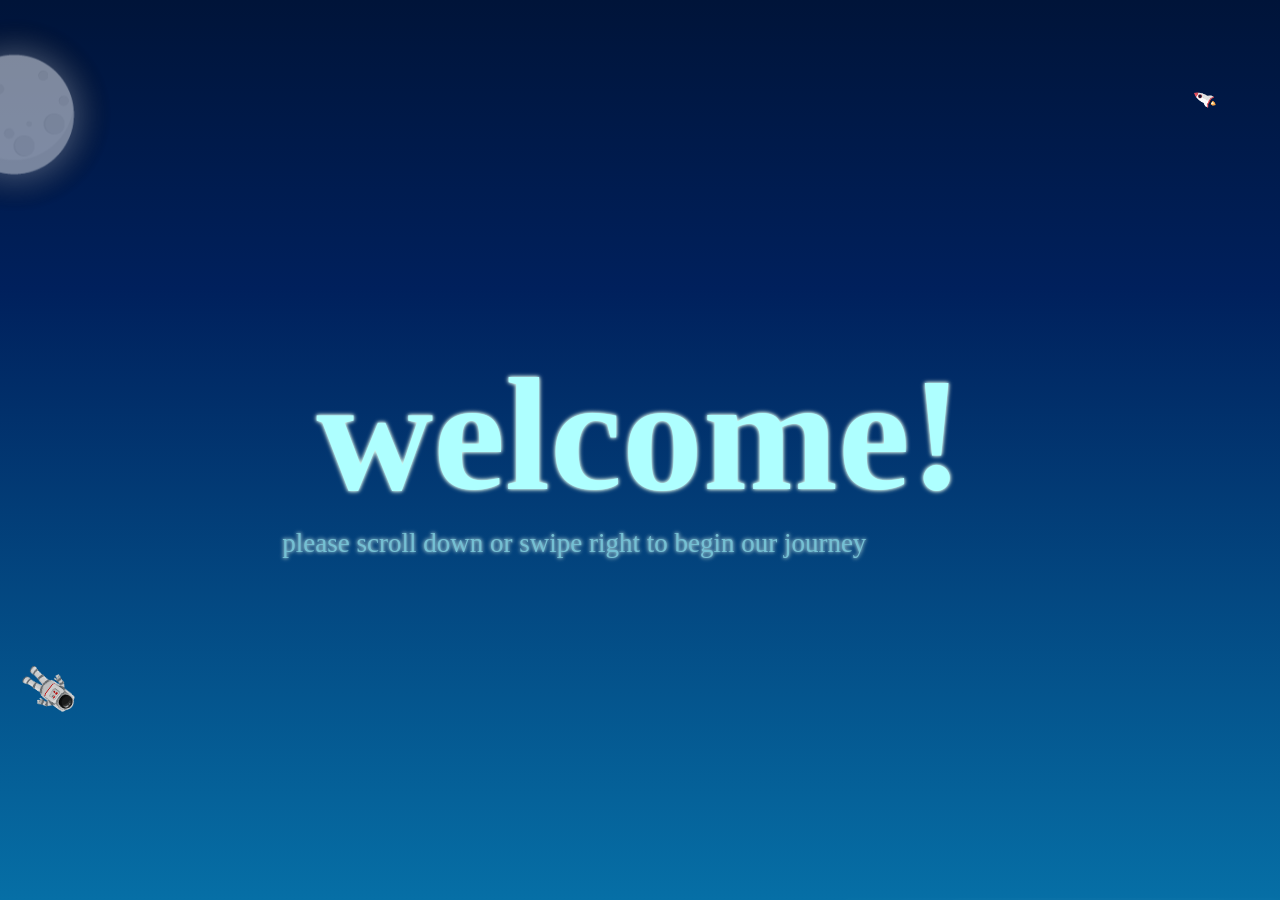
<file: index.html>
﻿<!DOCTYPE html>
<html>
<head>
    <meta charset="utf-8" />
    <meta name="viewport" content="width=device-width, initial-scale=1, shrink-to-fit=no">
    <title>Anh - Tran Quoc</title>
    <script src="js/global.js"></script>
    <link rel="stylesheet" href="lib/font-awesome/css/all.min.css" />
    <link rel="stylesheet" href="css/myGrid.css" />
    <script type="text/javascript" src="lib/jquery/jquery.min.js"></script>
    <script src="lib/greensock/dist/TweenMax.js"></script>
    <script src="lib/animejs/anime.min.js"></script>
    <script src="lib/jquery.touchswipe/jquery.touchSwipe.min.js"></script>
    <script type="text/javascript" src="lib/Chart.js/Chart.js"></script>
    <script type="text/javascript" src="js/data.js"></script>

    <link rel="stylesheet" href="css/main.css" />
    <link rel="stylesheet" href="css/main_landscape.css" />
    <link rel="stylesheet" href="css/main_portrait.css" />
    <link rel="stylesheet" href="css/animation.css" />
    <script async src="https://pagead2.googlesyndication.com/pagead/js/adsbygoogle.js?client=ca-pub-2570768085252545"
     crossorigin="anonymous"></script>
</head>
<body>
    <!--WELCOME-->
    <div id="welcome" class="slider frame-active">
        <div class="background-behind">
            <div class="spot-light">
                <div class="spot"></div>
            </div>
            <div class="svg">
                <svg x="0px" y="0px" viewBox="0 0 768 1024" xmlns="http://www.w3.org/2000/svg">
                    <g>
                        <title>Layer 1</title>
                        <path id="spaceship-path" d="m767.336095,0.579589c-12.000088,180.001316 -45.333665,-21.333489 -266.668616,30.666891c-221.334952,52.00038 -112.000819,-86.6673 -234.668382,-8.000058c-122.667564,78.667242 -350.669231,98.667388 -214.668236,181.334659c136.000994,82.667271 621.337876,-224.001638 660.004826,-89.333986c38.666949,134.667651 -974.673793,126.667593 -609.337789,228.001667c365.336004,101.334074 566.67081,-228.001667 620.004533,-106.667447c53.333723,121.33422 84.000614,348.002544 -16.000117,248.001813c-100.000731,-100.000731 -665.338198,-117.334191 -676.004943,-38.666949c-10.666745,78.667242 320.00234,-12.000088 189.334718,77.333899c-130.667622,89.333986 -264.00193,69.33384 -201.334805,116.000848c62.667125,46.667008 458.67002,-217.334922 493.33694,-145.334396c34.66692,72.000526 281.33539,14.666774 248.001813,66.667154c-33.333577,52.00038 -452.003305,28.000205 -366.669348,92.000673c85.333957,64.000468 284.002076,-32.000234 324.002369,14.666774c40.000292,46.667008 61.333782,90.66733 60.669963,90.087745c0.663819,0.579585 68.664316,51.246622 68.000498,50.667037" opacity="0.5" fill-opacity="null" stroke-opacity="null" stroke-width="null" stroke="none" fill="none" />
                    </g>
                </svg>
            </div>
            <div class="spaceship anime">
                <img src="images/vector/Object/spaceship.png" />
            </div>
            <div class="moon anime">
                <img src="images/vector/Object/moon.png" />
            </div>
            <div class="earth">
                <div class="blur"></div>
                <img src="images/vector/Object/earth.png" />
            </div>
            <div class="astronaut anime">
                <img src="images/vector/Human/astronaut.png" />
            </div>
        </div>
        <div class="slider-container">
            <div class="welcome-text-header anime">
                welcome!
            </div>
            <div class="welcome-text item-1 anime">
                please scroll down or swipe right to begin our journey
            </div>
        </div>
        <div class="background-front"></div>
    </div>

    <!--OVERVIEW-->
    <div id="overview" class="slider frame-inactive">
        <div class="background-behind">
            <div class="svg"></div>
        </div>
        <div class="slider-container">
            <div class="row">
                <div class="col-100 profile">
                    <div class="welcome-text-header anime">
                        Hello!
                    </div>
                    <div id="full-name" class="title item-1 anime">
                    </div>
                    <div id="title" class="title item-2 anime">
                    </div>
                    <div id="summary" class="summary item-3 anime">
                    </div>
                </div>
            </div>

            <div class="row">
                <div class="col-100 outlook">
                    <div class="avatar">
                        <img class="avatar-img anime" src="images/avatar.jpg" />
                    </div>
                    <div id="personality" class="hashtag">
                    </div>
                    <div id="quote" class="quote anime">
                    </div>
                </div>

            </div>

        </div>
        <div class="background-front">

        </div>
    </div>

    <!--LIFE STORY-->
    <div id="life-story" class="slider frame-inactive">
        <div class="background-behind">
        </div>
        <div class="slider-container">
            
        </div>
        <div class="background-front">
        </div>
    </div>

    <!--COMPETENCY-->
    <div id="competency" class="slider frame-inactive">
        <div class="background-behind">
            <div class="br keyboard anime">
                <img src="images/vector/Object/keyboard2.png" />
            </div>
            <div class="br coffee anime">
                <img src="images/vector/Object/coffee1.png" />
            </div>
            <div class="br mouse anime">
                <img src="images/vector/Object/mouse1.png" />
            </div>
            <div class="tr glasses anime">
                <img src="images/vector/Object/glasses1.png" />
            </div>
            <div class="tr news anime">
                <img src="images/vector/Object/news1.png" />
            </div>
            <div class="tl screen anime">
                <img src="images/vector/Object/screen2.png" />
            </div>
            <div class="tl microphone anime">
                <img src="images/vector/Object/microphone1.png" />
            </div>
            <div class="tl card anime">
                <img src="images/vector/Object/card1.png" />
            </div>
            <div class="bl note anime">
                <img src="images/vector/Object/note1.png" />
            </div>
            <div class="bl stick anime">
                <img src="images/vector/Object/stick1.png" />
            </div>
        </div>
        <div class="slider-container">
            <div class="row anime">
                <div class="col-50">
                    <div class="experience">
                        <div class="box anime">
                            <div class="box-number">
                                <p class="year anime"></p>
                            </div>
                            <div class="box-name outline">
                                years
                            </div>
                        </div>
                        <div class="box anime">
                            <div class="box-number">
                                <p class="project anime"></p>
                            </div>
                            <div class="box-name outline">
                                projects
                            </div>
                        </div>
                        <div class="box anime">
                            <div class="box-number">
                                <p class="role anime"></p>
                            </div>
                            <div class="box-name outline">
                                roles
                            </div>
                        </div>
                    </div>
                </div>
                <div class="col-50">
                    <div class="personal-skill">
                        <div class="box">
                            <div class="box-number">
                                <p class="toeic anime"></p>
                            </div>
                            <div class="box-name outline">
                                TOEIC
                            </div>
                        </div>
                        <div class="box">
                            <div class="box-number">
                                <p class="jlpt anime"></p>
                            </div>
                            <div class="box-name outline">
                                JLPT
                            </div>
                        </div>
                        <div class="box">
                            <div class="box-number">
                                <p class="cert anime"></p>
                            </div>
                            <div class="box-name outline">
                                CERT
                            </div>
                        </div>
                    </div>
                </div>
            </div>
            <div class="row flex-center anime">
                <div class="title outline">core competency</div>
                <div id="core-competency" class="other hashtag anime">
                </div>
            </div>
            <div class="row flex-center anime">
                <div class="title outline">programing language</div>
                <div class="technical-skill">
                    <canvas id="technical-chart"></canvas>
                </div>
            </div>
            <div class="row flex-center anime">
                <div class="title outline">framework/platform</div>
                <div id="framework-platform" class="framework anime">
                </div>
            </div>
            <div class="row flex-center anime">
                <div class="title outline">achievement</div>
                <div id="achievement" class="achievement anime">
                </div>
            </div>
        </div>
        <div class="background-front"></div>
    </div>

    <!--CONTACT-->
    <div id="about" class="slider frame-inactive">
        <div class="background-behind">

        </div>
        <div class="background-behind-other">
            <div class="powered-by">
                powered by
            </div>
            <div class="powered-by-animejs">
                <img src="images/icons/animejs_Logo.png" />
            </div>
            <div class="powered-by-jquery">
                <img src="images/icons/Jquery_Logo.png" />
            </div>
            <div class="powered-by-greenshock">
                <img src="images/icons/greenshock_Logo.png" />
            </div>
            <div class="powered-by-chart">
                <img src="images/icons/chart_Logo.png" />
            </div>
            <div class="powered-by-css">
                <img src="images/icons/css3_Logo.png" />
            </div>
            <div class="powered-by-html">
                <img src="images/icons/html5_Logo.png" />
            </div>
            <div class="powered-by-freepik">
                <img src="images/icons/freepik_Logo.png" />
            </div>
            <div class="powered-by-fa">
                <img src="images/icons/fa_Logo.png" />
            </div>
        </div>
        <div class="slider-container">
            <div class="row">
                <div class="conclude outline">
                    <div class="item anime">
                        If you want to know more details about me.
                    </div>
                    <div class="item anime">
                        Just take a look at my resume.
                    </div>
                    <div class="item anime">
                        Or directly contact with me.
                    </div>
                    <div class="item anime">
                        I will be pleased to have seen you.
                    </div>
                </div>
            </div>
            <div class="row">
                <div class="contact-infor">
                    <div id="resume" class="contact anime">
                    </div>
                    <div id="facebook" class="contact anime">
                    </div>
                    <div id="tel" class="contact anime">
                    </div>
                    <div id="email" class="contact anime">
                    </div>
                    <div id="address" class="contact anime">
                    </div>
                </div>
            </div>
        </div>
        <div class="background-front"></div>
    </div>

    <!--GOODBYE-->
    <div id="goodbye" class="slider frame-inactive">
        <div class="background-behind">
        </div>
        <div class="slider-container">
            <div class="goodbye-header anime">
                Thanks you!
            </div>
            <div class="goodbye-consequence anime">

            </div>
        </div>
        <div class="background-front"></div>
    </div>

    <script src="js/main.js"></script>
</body>
</html>
</file>
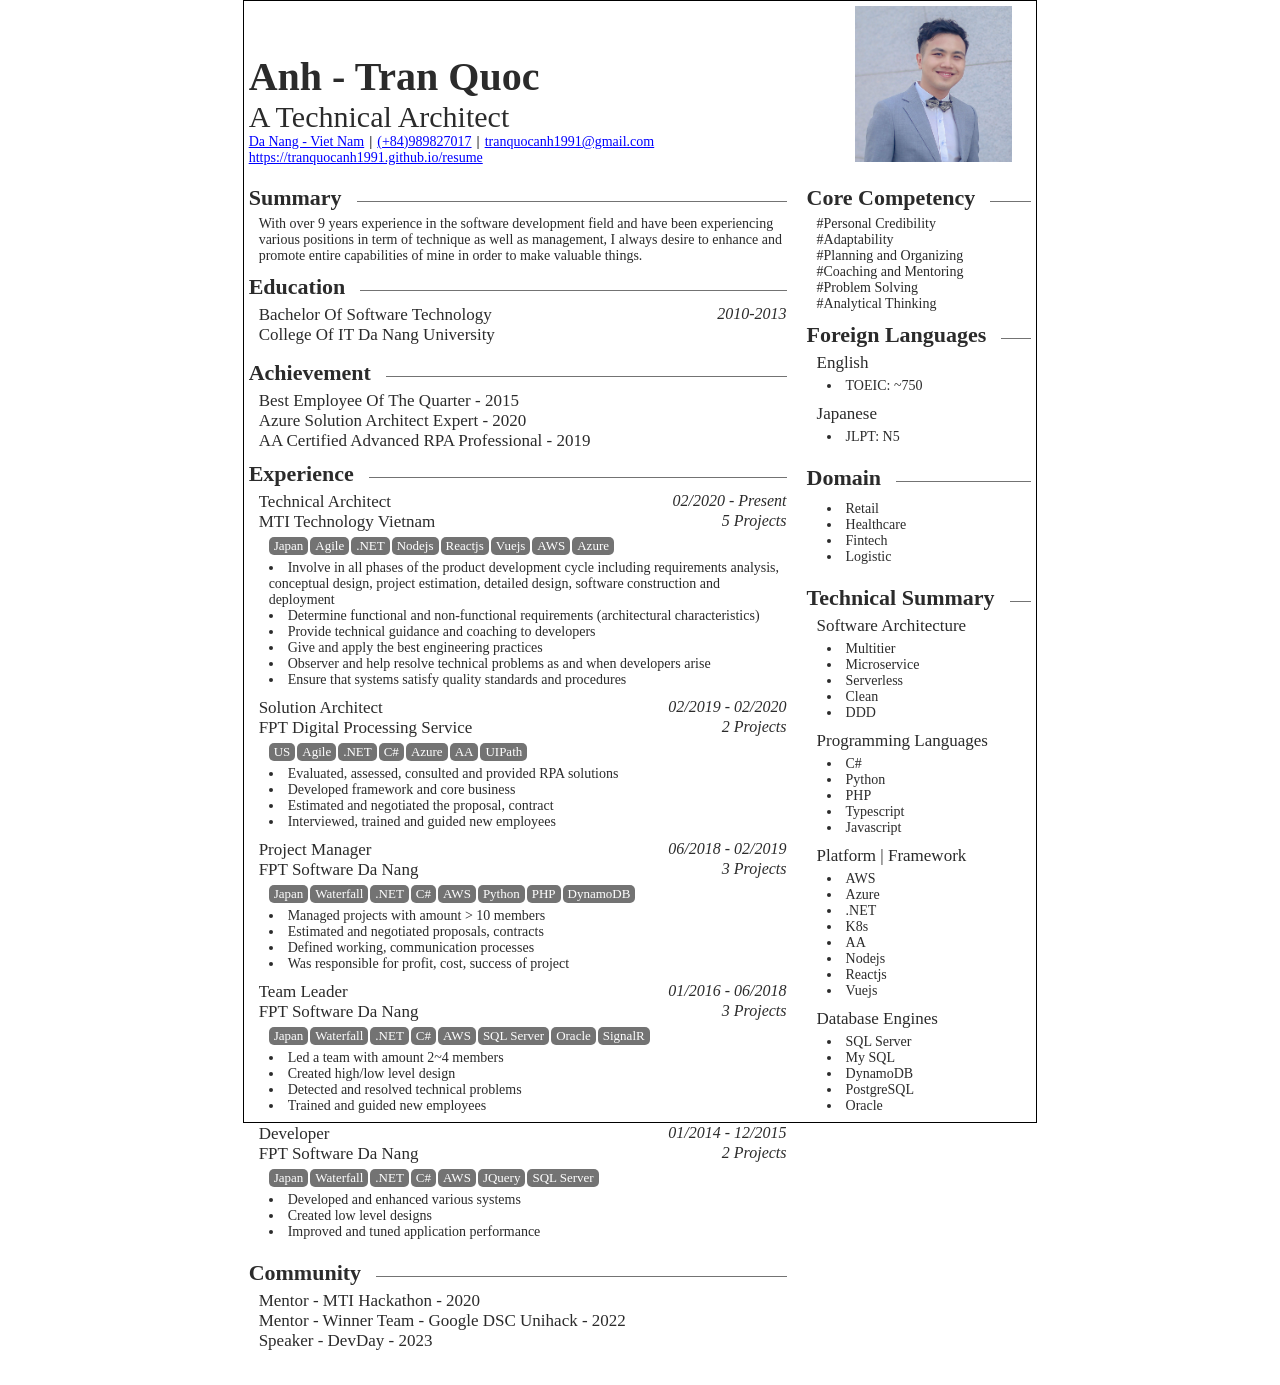
<file: resume.html>
<!DOCTYPE html>
<html>
<head>
    <meta charset="utf-8" />
    <title>Tran Quoc Anh</title>
    <link rel="stylesheet" href="css/myGrid.css" />
    <link rel="stylesheet" href="css/resume.css" />
    <script type="text/javascript" src="lib/jquery/jquery.min.js"></script>
    <script type="text/javascript" src="js/resume.js"></script>
</head>
<body>
    <div id="header" class="row">
        <div class="profile col-75">
            <div id="full-name">Anh - Tran Quoc</div>
            <div id="title">a developer</div>
            <div id="other">
                <div id="address" class="item"></div>
                <div id="tel" class="item"></div>
                <div id="email"></div>
            </div>
            <div id="website">
            </div>
        </div>
        <div class="avatar col-25">
            <img src="images/avatar.jpg" />
        </div>
    </div>
    <div id="container" class="row">
        <div class="col-70">
            <div class="block">
                <div class="article">
                    <div class="line"></div>
                    <div class="name">summary</div>
                </div>
                <div id="summary" class="content">

                </div>
            </div>
            <div class="block">
                <div class="article">
                    <div class="line"></div>
                    <div class="name">education</div>
                </div>
                <div id="education" class="content">
                </div>
            </div>
            <div class="block">
                <div class="article">
                    <div class="line"></div>
                    <div class="name">achievement</div>
                </div>
                <div id="achievement" class="content">
                </div>
            </div>
            <div class="block">
                <div class="article">
                    <div class="line"></div>
                    <div class="name">experience</div>
                </div>
                <div id="experience" class="content">
                </div>
            </div>
            <div class="block">
                <div class="article">
                    <div class="line"></div>
                    <div class="name">community</div>
                </div>
                <div id="community" class="content">
                </div>
            </div>
        </div>
        <div class="col-30">
            <div class="block">
                <div class="article">
                    <div class="line"></div>
                    <div class="name">core competency</div>
                </div>
                <div class="content">
                    <div id="core-competency" class="hashtag">
                    </div>
                </div>
            </div>
            <div class="block">
                <div class="article">
                    <div class="line"></div>
                    <div class="name">foreign languages</div>
                </div>
                <div class="content">
                    <div class="content-out">
                        <div class="title col-100">english</div>
                        <div id="english" class="detail col-100">

                        </div>
                    </div>
                    <div class="content-out">
                        <div class="title col-100">japanese</div>
                        <div id="japanese" class="detail col-100">

                        </div>
                    </div>
                </div>
            </div>
            <div class="block">
                <div class="article">
                    <div class="line"></div>
                    <div class="name">domain</div>
                </div>
                <div class="content">
                    <div class="content-out">
                        <div id="domain" class="detail col-100">

                        </div>
                    </div>
                </div>
            </div>
            <div class="block">
                <div class="article">
                    <div class="line"></div>
                    <div class="name">technical summary</div>
                </div>
                <div class="content">
                    <div class="content-out">
                        <div class="title col-100">software architecture</div>
                        <div id="architecture" class="detail col-100">

                        </div>
                    </div>
                    <div class="content-out">
                        <div class="title col-100">programming languages</div>
                        <div id="programming" class="detail col-100">

                        </div>
                    </div>
                    <div class="content-out">
                        <div class="title col-100">platform | framework</div>
                        <div id="platform-framework" class="detail col-100">

                        </div>
                    </div>
                    <div class="content-out">
                        <div class="title col-100">database engines</div>
                        <div id="database" class="detail col-100">

                        </div>
                    </div>
                </div>
            </div>
        </div>
    </div>
    <div id="footer" class="row">

    </div>
</body>
</html>
</file>
<file: css/myGrid.css>
﻿*, *::after, *:before {
    box-sizing: border-box;
}

.row {
    width: 100%;
    float: left;
    display: -ms-flexbox;
    display: flex;
    -ms-flex-wrap: wrap;
    flex-wrap: wrap;
    padding: .5vmin;
}

.col-15 {
    width: 15%;
    float: left;
}

.col-20 {
    width: 20%;
    float: left;
}

.col-25 {
    width: 25%;
    float: left;
}

.col-30 {
    width: 30%;
    float: left;
}

.col-35 {
    width: 35%;
    float: left;
}

.col-40 {
    width: 40%;
    float: left;
}

.col-45 {
    width: 45%;
    float: left;
}

.col-50 {
    width: 50%;
    float: left;
}

.col-55 {
    width: 55%;
    float: left;
}

.col-60 {
    width: 60%;
    float: left;
}

.col-65 {
    width: 65%;
    float: left;
}

.col-70 {
    width: 70%;
    float: left;
}

.col-75 {
    width: 75%;
    float: left;
}

.col-80 {
    width: 80%;
    float: left;
}

.col-85 {
    width: 85%;
    float: left;
}

.col-90 {
    width: 90%;
    float: left;
}

.col-95 {
    width: 95%;
    float: left;
}

.col-100 {
    width: 100%;
    float: left;
}

.h-100 {
    height: 100%;
}

.h-50 {
    height: 50%;
}

.h-25 {
    height: 25%;
}

.mh-100 {
    min-height: 100%;
}

.mh-50 {
    min-height: 50%;
}

.mh-25 {
    min-height: 25%;
}

.flex-middle {
    justify-content: center;
    align-items: center;
    flex-direction: column;
}

.flex-center {
    justify-content: flex-start;
    align-items: center;
    flex-direction: column;
}
</file>
<file: css/main.css>
﻿/* GENERAL */
body {
    font-size: 4vmin;
    overflow-wrap: break-word;
}

/*Variables*/
:root {
    /*Animation variables*/
    --animation-time: 0;
    /*Color variables*/
    --main-bg-color: brown;
    /*Font-size variables*/
    --f1-vmin: 18vmin;
    --f1_2-vmin: 10vmin;
    --f2-vmin: 5vmin;
    --f3-vmin: 4.5vmin;
    --f4-vmin: 4vmin;
    --f5-vmin: 3.5vmin;
    --f6-vmin: 3vmin;
    --f7-vmin: 2.5vmin;
    --f8-vmin: 2vmin;
    /*Z-index variables*/
}

.slider {
    position: absolute;
    display: flex;
    justify-content: center;
    top: 0;
    left: 0;
    width: 100vw;
    height: 100vh;
    overflow: hidden;
}

.slider-container {
    position: absolute;
    width: 100vw;
    height: 100vh;
    text-align: center;
}

.background-behind {
    position: absolute;
    display: inline-block;
    top: 0;
    left: 0;
    width: 100vw;
    height: 100vh;
    overflow: hidden;
}

.background-front {
    position: absolute;
    display: inline-block;
    top: 0;
    left: 0;
    width: 100vw;
    height: 100vh;
    overflow: hidden;
    pointer-events: none;
}

.frame-active {
    z-index: 10;
}

.frame-preactive {
    z-index: 9;
}

.frame-inactive {
    z-index: 0;
    display: none;
}

.background-image {
    background-position: center center;
    background-repeat: no-repeat;
    background-size: cover;
}

.background-template {
    /* The equivalent shorthand CSS */
    background: url(background-photo.jpg) center center cover no-repeat fixed;
    /* Location of the image */
    background-image: url(images/background-photo.jpg);
    /* Background image is centered vertically and horizontally at all times */
    background-position: center center;
    /* Background image doesn't tile */
    background-repeat: no-repeat;
    /* Background image is fixed in the viewport so that it doesn't move when 
     the content's height is greater than the image's height */
    background-attachment: fixed;
    /* This is what makes the background image rescale based
     on the container's size */
    background-size: cover;
    /* Set a background color that will be displayed
     while the background image is loading */
    background-color: #464646;
}

.svg {
    width: 100%;
}

.icon {
    width: 5vmin;
}

.outline {
    text-shadow: -1px -1px 1px var(--sub-color), 1px -1px 1px var(--sub-color), -1px 1px 1px var(--sub-color), 1px 1px 1px var(--sub-color);
}


.hashtag {
    width: 100%;
    display: flex;
    flex-wrap: wrap;
    justify-content: center;
}

    .hashtag .hashtag-item {
        margin: .5vmin .5vmin;
        padding: 0 .5vmin;
        display: inline-block;
        font-size: var(--f7-vmin);
        color: var(--sub-color);
        background-color: var(--main-color);
    }

        .hashtag .hashtag-item::before {
            content: "#";
        }

/* WELCOME */
#welcome {
    color: #AEFFFF;
    text-shadow: 0 0 .2rem #C9FFFD, 0 0 .3rem #feffdf;
}

    #welcome a, a:hover, a:visited {
        color: inherit;
        text-shadow: inherit;
        text-decoration: none;
    }

    #welcome > .background-behind {
        background: rgb(0,20,57);
        background: linear-gradient(180deg, rgba(0,20,57,1) 0%, rgba(0,32,92,1) 32%, rgba(6,111,166,1) 100%);
    }

    #welcome .background-behind .svg {
        position: absolute;
        height: 100%;
    }

    #welcome > .background-behind .spaceship {
        position: absolute;
        top: -2.5vmin;
        left: 0;
        width: 2.5vmin;
        height: 2.5vmin;
    }

    #welcome .spaceship img {
        width: 100%;
        vertical-align: middle;
        display: block;
        margin-left: auto;
        margin-right: auto;
    }

    #welcome > .background-behind .moon {
        position: absolute;
        top: 0;
        left: 0;
        width: 25vmin;
        height: 25vmin;
    }


    #welcome .moon img {
        width: 100%;
        vertical-align: middle;
        display: block;
        margin-left: auto;
        margin-right: auto;
    }

    #welcome > .background-behind .earth {
        position: absolute;
        bottom: -30vw;
        right: -10vw;
        width: 75vw;
        height: 75vw;
        transform: translateY(75vw);
    }

    #welcome .earth .blur {
        position: absolute;
        width: 90%;
        height: 90%;
        top: 50%;
        left: 50%;
        transform: translate(-50%, -50%);
        border-radius: 50%;
        box-shadow: 0 0 20rem 0 white;
    }

    #welcome .earth img {
        width: 100%;
        float: right;
    }

    #welcome > .background-behind .astronaut {
        position: absolute;
        bottom: 20vh;
        left: -10vw;
        width: 4vmin;
    }

    #welcome .astronaut img {
        width: 100%;
    }

    #welcome .earth img:before {
        width: 75%;
        height: 30%;
        position: absolute;
    }

    #welcome .slider-container {
        display: flex;
        align-items: center;
        justify-content: center;
        flex-direction: column;
        pointer-events: none;
    }

        #welcome .slider-container .welcome-text-header {
            font-size: var(--f1-vmin);
            font-weight: bolder;
        }

        #welcome .slider-container .welcome-text {
            font-size: var(--f6-vmin);
        }

/* OVERVIEW */
#overview {
    --main-color: #FFFFFF;
    --sub-color: #175260;
    color: var(--main-color);
    /*text-shadow: 0 0 .2rem #C9FFFD, 0 0 .5rem #feffdf;*/
}

    #overview .background-behind {
        display: flex;
        flex-wrap: wrap;
        align-content: center;
        justify-content: center;
        background: rgb(0,36,57);
        background: linear-gradient(180deg, rgba(0,36,57,1) 0%, rgba(23,82,96,1) 32%, rgba(48,119,128,1) 100%);
    }

        #overview .background-behind .background-item {
            width: 5%;
            height: 5%;
            float: left;
            background-color: coral;
        }

        #overview .background-behind .svg {
            position: absolute;
            bottom: -4vh;
        }

    #overview .slider-container {
        display: flex;
        flex-wrap: wrap;
    }

    #overview .profile {
        display: flex;
        align-items: center;
        justify-content: center;
        flex-direction: column;
    }

        #overview .profile .welcome-text-header {
            font-size: var(--f1-vmin);
            font-weight: bolder;
            text-align: left;
        }

        #overview .profile .title {
            font-size: var(--f3-vmin);
            font-weight: bolder;
            text-transform: capitalize;
        }

        #overview .profile .summary {
            padding-top: 15px;
            font-size: var(--f6-vmin);
        }

    #overview .outlook {
        display: flex;
        align-items: center;
        justify-content: center;
        flex-direction: column;
    }

        #overview .outlook .avatar {
            width: 100%;
        }

            #overview .outlook .avatar .avatar-img {
                width: 75%;
                min-height: 25vh;
                vertical-align: middle;
                background-color: aliceblue;
            }


        #overview .outlook .quote {
            padding: 15px;
            position: relative;
            width: 90%;
            font-size: var(--f6-vmin);
        }

            #overview .outlook .quote:before {
                font-family: 'Font Awesome 5 Free';
                content: "\f10d";
                font-weight: 900;
                position: absolute;
                top: 0;
                left: 0;
            }

            #overview .outlook .quote:after {
                font-family: 'Font Awesome 5 Free';
                content: "\f10e";
                font-weight: 900;
                position: absolute;
                bottom: 0;
                right: 0;
            }

/* LIFE STORY */
#life-story {
    --main-color: #FFFFFF;
    --sub-color: #8a8a8a;
    color: var(--main-color);
    font-size: var(--f4-vmin);
    /*text-shadow: 0.1rem -0.1rem 0.2rem #000000c4;*/
}

    #life-story #life-1 {
        --main-color: #B5B5B5;
    }

    #life-story #life-2 {
        --main-color: #2F586A;
    }

    #life-story #life-3 {
        --main-color: #00B4CF;
    }

    #life-story #life-4 {
        --main-color: #EF0840;
    }

    #life-story #life-5 {
        --main-color: #5488A0;
    }

    #life-story #life-6 {
        --main-color: #954E86;
    }

    #life-story img {
        width: 100%;
    }

    #life-story .row {
        position: relative;
        padding: 0;
    }

    #life-story .background-behind {
        display: flex;
        flex-wrap: wrap;
        align-content: center;
        justify-content: center;
        /*background: rgb(162,232,244);
        background: linear-gradient(180deg, rgba(162,232,244,1) 0%, rgba(76,175,214,1) 75%, rgba(50,156,199,1) 100%);*/
        background-color: #F6F6F6;
        /*background: url(../images/background.jpg) center center no-repeat fixed;*/
    }

    #life-story .slider-container {
        display: flex;
        flex-wrap: wrap;
        text-transform: capitalize;
    }

    #life-story .title {
        width: 100%;
        height: 50%;
        font-size: var(--f3-vmin);
        color: var(--main-color);
        display: flex;
        align-items: flex-end;
    }

    #life-story .detail {
        width: 100%;
        height: 50%;
        font-size: var(--f7-vmin);
        color: var(--sub-color);
        white-space: pre-line;
        display: flex;
        align-items: flex-start;
    }

    #life-story .year {
        font-size: var(--f4-vmin);
    }

    #life-story .out-100 {
        position: absolute;
        width: 100%;
        height: 100%;
        display: flex;
        flex-wrap: wrap;
        align-content: center;
        justify-content: center;
    }

        #life-story .out-100 .circle {
            width: 7vmin;
            height: 7vmin;
            display: flex;
            flex-wrap: wrap;
            align-content: center;
            justify-content: center;
            border-radius: 50%;
            background: rgb(219,219,219);
            background: linear-gradient(180deg, rgba(219,219,219,1) 0%, rgba(255,255,255,1) 100%);
            color: var(--main-color);
            border: solid .1rem var(--main-color);
        }

        #life-story .out-100 .circle-out {
            width: 12vmin;
            height: 12vmin;
            display: flex;
            flex-wrap: wrap;
            align-content: center;
            justify-content: center;
            border-radius: 50%;
            background-color: var(--main-color);
        }

        #life-story .out-100 .line {
            position: relative;
            width: 1vmin;
            height: 100%;
            background-color: var(--main-color);
        }

        #life-story .out-100.flex-start {
            align-content: flex-start;
        }

    #life-story .year-left .out-50-year {
        position: absolute;
        width: 50%;
        height: 100%;
        display: flex;
        flex-wrap: wrap;
        top: 0;
        left: 0;
        align-content: center;
        justify-content: flex-end;
        padding-right: 5vmin;
    }

    #life-story .year-left .year {
        width: 15vmin;
        display: flex;
        flex-wrap: wrap;
        align-content: center;
        justify-content: center;
        background-color: var(--main-color);
    }

    #life-story .year-left .out-50-content {
        position: absolute;
        width: 50%;
        height: 100%;
        display: flex;
        flex-wrap: wrap;
        top: 0;
        right: 0;
        align-content: center;
        justify-content: flex-start;
        padding-right: 5vw;
    }

        #life-story .year-left .out-50-content .title {
            text-align: right;
            padding-right: 3vmin;
            justify-content: flex-end;
        }

        #life-story .year-left .out-50-content .detail {
            text-align: right;
            padding-right: 3vmin;
            padding-left: 5vmin;
            justify-content: flex-end;
        }

        #life-story .year-left .out-50-content .break {
            width: 100%;
            height: 1vmin;
            position: relative;
            background-color: var(--main-color);
        }

            #life-story .year-left .out-50-content .break .dot {
                position: absolute;
                right: -1.5vmin;
                top: -1.5vmin;
                width: 4vmin;
                height: 4vmin;
                border-radius: 50%;
                background-color: var(--main-color);
            }


    #life-story .year-right .out-50-year {
        position: absolute;
        width: 50%;
        height: 100%;
        display: flex;
        flex-wrap: wrap;
        top: 0;
        right: 0;
        align-content: center;
        justify-content: flex-start;
        padding-left: 5vmin;
    }

    #life-story .year-right .year {
        width: 15vmin;
        display: flex;
        flex-wrap: wrap;
        align-content: center;
        justify-content: center;
        background-color: var(--main-color);
    }

    #life-story .year-right .out-50-content {
        position: absolute;
        width: 50%;
        height: 100%;
        display: flex;
        flex-wrap: wrap;
        top: 0;
        left: 0;
        align-content: center;
        justify-content: flex-end;
        padding-left: 5vw;
    }

        #life-story .year-right .out-50-content .title {
            text-align: left;
            padding-left: 3vmin;
            justify-content: flex-start;
        }

        #life-story .year-right .out-50-content .detail {
            text-align: left;
            padding-left: 3vmin;
            padding-right: 5vmin;
            justify-content: flex-start;
        }

        #life-story .year-right .out-50-content .break {
            width: 100%;
            height: 1vmin;
            background-color: var(--main-color);
            position: relative;
        }

            #life-story .year-right .out-50-content .break .dot {
                position: absolute;
                left: -1.5vmin;
                top: -1.5vmin;
                width: 4vmin;
                height: 4vmin;
                border-radius: 50%;
                background-color: var(--main-color);
            }


/* COMPETENCY */
#competency {
    --main-color: #FFFFFF;
    --sub-color: #1d6e83;
    color: var(--main-color);
    font-size: var(--f6-vmin);
}

    #competency .background-behind {
        display: flex;
        flex-wrap: wrap;
        align-content: center;
        justify-content: center;
        background: rgb(29,110,131);
        background: radial-gradient(circle, rgba(29,110,131,1) 0%, rgba(33,125,149,1) 50%, rgba(39,149,177,1) 100%);
    }

        #competency .background-behind img {
            width: 100%;
        }

        #competency .background-behind .keyboard {
            position: absolute;
            width: 40vmin;
            bottom: 0;
            right: 10vw;
            transform: rotate(-15deg);
        }

        #competency .background-behind .coffee {
            position: absolute;
            width: 7vmin;
            bottom: 17vh;
            right: 7vw;
        }

        #competency .background-behind .note {
            position: absolute;
            width: 30vmin;
            bottom: -5vw;
            left: 0;
            transform: rotate(32deg);
        }

        #competency .background-behind .mouse {
            position: absolute;
            width: 10vmin;
            bottom: 5vh;
            right: 1vw;
            transform: rotate(-46deg);
        }

        #competency .background-behind .glasses {
            position: absolute;
            width: 10vmin;
            top: 1vh;
            right: 10vmax;
        }

        #competency .background-behind .news {
            position: absolute;
            width: 23vmin;
            top: 2vh;
            right: -2vw;
            transform: rotate(-16deg);
        }

        #competency .background-behind .screen {
            position: absolute;
            width: 38vmin;
            top: 2vmin;
            left: -3vmin;
            transform: rotate(-10deg);
        }

        #competency .background-behind .microphone {
            position: absolute;
            width: 11vmin;
            top: 18vmin;
            left: 0;
            transform: rotate(-139deg);
        }

        #competency .background-behind .card {
            position: absolute;
            width: 7vmin;
            top: 18vmin;
            left: 26vmin;
            transform: rotate(40deg);
        }

        #competency .background-behind .stick {
            position: absolute;
            width: 11vmin;
            bottom: 12vh;
            left: 0vmin;
            transform: rotate(-31deg);
        }

    #competency .slider-container {
        display: flex;
        flex-wrap: wrap;
        text-transform: capitalize;
    }

    #competency .title {
        font-size: var(--f3-vmin);
        color: #fddeb4;
        font-weight: bolder;
    }

    #competency .box {
        display: flex;
        flex-direction: column;
        justify-content: center;
        align-items: center;
        padding: .5vmin;
    }

        #competency .box .box-number {
            display: flex;
            justify-content: center;
            align-items: center;
            padding: 5px;
            border-radius: 50%;
            width: 10vmin;
            height: 10vmin;
            color: var(--sub-color);
            background-color: var(--main-color);
            font-size: var(--f5-vmin);
            box-shadow: 0 0 0.5rem 0.1rem #aeffff;
        }

        #competency .box .box-name {
            padding: 5px;
        }

    #competency .experience {
        width: 100%;
        height: 100%;
        display: flex;
        flex-direction: row;
        justify-content: center;
        align-items: center;
    }

    #competency .personal-skill {
        width: 100%;
        height: 100%;
        display: flex;
        flex-direction: row;
        justify-content: center;
        align-items: center;
    }

    #competency .technical-skill {
        width: 100vmin;
    }
/* ABOUT */
#about {
    --main-color: #084e60;
    --sub-color: #f9f7f5;
    color: var(--main-color);
    font-size: var(--f4-vmin);
}

    #about .background-behind-other img {
        width: 100%;
    }

    #about a, a:hover, a::after {
        color: var(--main-color);
        text-decoration: none;
    }

    #about .background-behind {
        display: flex;
        flex-wrap: wrap;
        align-items: center;
        justify-content: center;
        background-color: var(--sub-color);
        height: auto;
        --background-item-w: 5vw;
        --background-item-h: 5vh;
    }

    #about .background-behind-other {
        position: absolute;
        top: 0;
        left: 0;
        width: 100%;
        height: 100%;
        text-shadow: 0.1rem 0.1rem 0.3rem black;
    }

        #about .background-behind-other .powered-by {
            position: absolute;
            bottom: 7vmin;
            left: 1vw;
            font-size: var(--f1_2-vmin);
            font-weight: bolder;
            transform: rotate(-15deg);
            opacity: 0.8;
        }

        #about .background-behind-other .thanks {
            position: absolute;
            top: 10vh;
            right: 21vw;
            font-size: var(--f1_2-vmin);
            font-weight: bolder;
            transform: rotate(23deg);
            opacity: 0.8;
        }

        #about .background-behind-other .powered-by-animejs {
            position: absolute;
            width: 30vmin;
            top: 4vh;
            left: 5vw;
            opacity: 0.6;
            transform: rotate(-14deg);
        }

        #about .background-behind-other .powered-by-jquery {
            position: absolute;
            width: 16vmin;
            top: 19vh;
            right: 35vw;
            opacity: 0.6;
            transform: rotate(-15deg);
        }

        #about .background-behind-other .powered-by-greenshock {
            position: absolute;
            width: 16vmin;
            bottom: 0vmin;
            right: 11vw;
            opacity: 0.6;
            /*transform: rotate(-15deg);*/
        }

        #about .background-behind-other .powered-by-chart {
            position: absolute;
            width: 13vmin;
            bottom: 15vh;
            left: 54vw;
            opacity: 0.6;
            /*transform: rotate(-15deg);*/
        }

        #about .background-behind-other .powered-by-css {
            position: absolute;
            width: 28vmin;
            bottom: 25vh;
            left: -4vmin;
            opacity: 0.6;
            transform: rotate(-15deg);
        }

        #about .background-behind-other .powered-by-html {
            position: absolute;
            width: 27vmin;
            top: 0vmin;
            right: 0vw;
            opacity: 0.6;
            transform: rotate(12deg);
        }

        #about .background-behind-other .powered-by-freepik {
            position: absolute;
            width: 19vmin;
            top: 34vh;
            left: 40vw;
            opacity: 0.6;
            transform: rotate(-3deg);
        }

        #about .background-behind-other .powered-by-fa {
            position: absolute;
            width: 11vmin;
            bottom: 30vh;
            right: 3vw;
            opacity: 0.6;
            transform: rotate(12deg);
        }

    #about .background-behind .background-item {
        width: var(--background-item-w);
        height: var(--background-item-h);
        display: flex;
        justify-content: center;
        align-items: center;
    }

        #about .background-behind .background-item .circle {
            width: 100%;
            height: 100%;
        }

    #about .slider-container {
        display: flex;
        flex-wrap: wrap;
    }

    #about .conclude {
        width: 100%;
        display: flex;
        align-items: center;
        justify-content: center;
        flex-direction: column;
        font-size: var(--f5-vmin);
    }

    #about .contact-infor {
        width: 100%;
        display: flex;
        align-items: center;
        justify-content: flex-start;
        flex-direction: column;
        font-weight: bolder;
    }

    #about .hashtag .hashtag-item {
        padding: 0 5px;
        display: inline-block;
        font-size: var(--f7-vmin);
        color: var(--sub-color);
        background-color: var(--main-color);
    }

        #about .hashtag .hashtag-item::before {
            content: "#";
        }
/* GOODBYE */
#goodbye {
    --main-color: #AEFFFF;
    --sub-color: #175260;
    color: var(--main-color);
    font-size: var(--f6-vmin);
}

    #goodbye .background-behind {
        background: rgb(162,232,244);
        background: linear-gradient(180deg, rgba(162,232,244,1) 0%, rgba(76,175,214,1) 75%, rgba(50,156,199,1) 100%);
    }

        #goodbye .background-behind img {
            width: 100%;
        }

    #goodbye .slider-container {
        display: flex;
        align-items: center;
        justify-content: center;
        flex-direction: column;
        pointer-events: none;
    }

        #goodbye .slider-container .goodbye-header {
            font-size: var(--f1-vmin);
            font-weight: bolder;
        }

        #goodbye .slider-container .goodbye-consequence {
            font-size: var(--f6-vmin);
        }
</file>
<file: css/main_landscape.css>
﻿@media (orientation:landscape) {
    #overview .row, #about .row {
        width: 50%;
    }

    .slider-container {
        padding: 0 10vw;
    }

    #welcome .earth {
        width: 50vw !important;
        height: 50vw !important;
        bottom: -28vw !important;
    }

    #overview .profile {
        align-items: flex-start;
        text-align: left;
    }

    #competency .technical-skill {
        width: 50vmin;
    }

    #about .slider-container {
        padding: 0;
    }

    #about .conclude {
        text-align: left;
        justify-content: center;
        align-items: flex-start;
        padding: 0 0 0 5vw;
    }

    #about .contact-infor {
        align-items: center !important;
        justify-content: center;
        align-items: flex-start;
    }
}
</file>
<file: css/main_portrait.css>
﻿@media (orientation:portrait) {
    .row {
        width: 100%;
    }

    #overview .outlook {
        justify-content: flex-start;
    }

    .svg {
        width: 200%;
    }

    #life-story img {
        height: 100%;
    }

    #life-story .background-behind .gcloud-1 {
        bottom: -10vh;
        width: 125vw;
        height: 35vh;
    }

    #life-story .background-behind .gcloud-2 {
        bottom: -2vh;
        width: 125vw;
        height: 35vh;
    }

    #life-story .background-behind .gcloud-3 {
        bottom: 5vh;
        width: 125vw;
        height: 35vh;
    }
}

@media (orientation:portrait) and (min-width: 768px) {
    #overview .outlook .avatar img {
        width: 50%;
    }

    #competency .technical-skill {
        width: 75vmin;
    }
}
</file>
<file: css/animation.css>
﻿/* SPOT LIGHT */
.spot-light {
    position: absolute;
    position: absolute;
    display: inline-block;
    top: 0;
    left: 0;
    width: 100vw;
    height: 100vh;
    overflow: hidden;

    --top : 0;
    --left: 0;
    --delay: 0;
    --duration: 0;
}

    .spot-light .spot {
        position: absolute;
        opacity: 0;
        background-color: white;
        border-radius: 50%;
        box-shadow: 0 0 7px 3px #f0f5cb;
        animation: spotLight 2s linear infinite;
    }

@keyframes spotLight {

    0% {
        transform: scale(1);
        opacity: 0;
    }

    50% {
        transform: scale(2);
        opacity: 1;
    }

    100% {
        transform: scale(1);
        opacity: 0;
    }
}

/* WAVE */
.avatar-img {
    border-radius: 38% 62% 55% 45% / 32% 53% 47% 68%;
    animation: wave 4s linear infinite;
}

@keyframes wave {
    20% {
        border-radius: 45% 55% 62% 38% / 53% 51% 49% 47%;
    }

    40% {
        border-radius: 45% 55% 49% 51% / 36% 51% 49% 64%;
    }

    60% {
        border-radius: 60% 40% 57% 43% / 47% 62% 38% 53%;
    }

    80% {
        border-radius: 60% 40% 32% 68% / 38% 36% 64% 62%;
    }
}
</file>
<file: css/resume.css>
﻿*, *::after, *:before {
    box-sizing: border-box;
}

/*Variables*/
:root {
    /*Color variables*/
    --main-color: white;
    --sub-color: #2b2b2b;
    --overlay-color: #2b2b2ba8;
}

html, body {
    height: 297mm;
    width: 210mm;
    margin: 0 auto;
    font-size: 14px;
    overflow-wrap: break-word;
    color: var(--sub-color);
}

@media only screen {
    body {
        border: solid 1px black;
    }
}

img {
    width: 80%;
}

ul {
    list-style-position: inside;
    padding-inline-start: 0px;
    margin-block-start: 5px;
    margin-block-end: 5px;
}

a, a:hover, a:visited {
    color: blue;
}

.break {
    page-break-after: always;
    page-break-inside: avoid;
}

.hashtag {
    width: 100%;
    display: flex;
    flex-wrap: wrap;
    justify-content: flex-start;
    flex-direction: column;
}

    .hashtag .hashtag-item {
        display: inline-block;
        color: var(--sub-color);
        background-color: var(--main-color);
    }

        .hashtag .hashtag-item::before {
            content: "#";
        }

.block {
    width: 100%;
    display: flex;
    flex-wrap: wrap;
    flex-direction: row;
    padding-bottom: 10px;
}

    .block .article {
        width: 100%;
        position: relative;
        padding-bottom: 5px;
    }

    .block .name {
        width: 100%;
        background: white;
        position: relative;
        display: inline;
        padding-right: 15px;
        font-size: 22px;
        font-weight: bolder;
        text-transform: capitalize;
    }

    .block .line {
        width: 100%;
        position: absolute;
        height: 1px;
        top: 50%;
        background-color: var(--overlay-color);
    }

    .block .content {
        width: 100%;
        padding-left: 10px;
    }

    .block .content-out {
        width: 100%;
        position: relative;
        display: flex;
        flex-wrap: wrap;
        margin-bottom: 5px;
    }

    .block .year {
        text-align: right;
        font-size: 16px;
        text-transform: capitalize;
        font-style: italic;
    }

    .block .title {
        font-size: 17px;
        text-transform: capitalize;
    }

    .block .overview {
        display: flex;
        padding-left: 10px;
        margin-top: 5px;
    }

    .block .overview-item {
        display: inline;
        color: var(--main-color);
        background-color: var(--overlay-color);
        padding: 1px 5px;
        border-radius: 5px;
        margin-right: 2px;
        font-size: 13px;
    }

    .block .detail {
        padding-left: 10px;
    }

#header {
    align-items: flex-end;
}

    #header .profile {
        display: flex;
        flex-wrap: wrap;
        flex-direction: column;
    }

    #header .avatar {
        text-align: center;
    }

#full-name {
    font-size: 40px;
    font-weight: bolder;
    text-transform: capitalize;
}

#title {
    font-size: 30px;
    text-transform: capitalize;
}

#other {
    display: flex;
    flex-wrap: wrap;
    flex-direction: row;
}

    #other .item {
    }

        #other .item::after {
            padding: 0 5px;
            content: "|";
            font-weight: bolder;
        }

#container {
}

    #container > div:nth-child(1) {
        padding: 10px 10px 10px 0;
    }

    #container > div:nth-child(2) {
        padding: 10px 0px 10px 10px;
    }

#footer {
}
</file>
